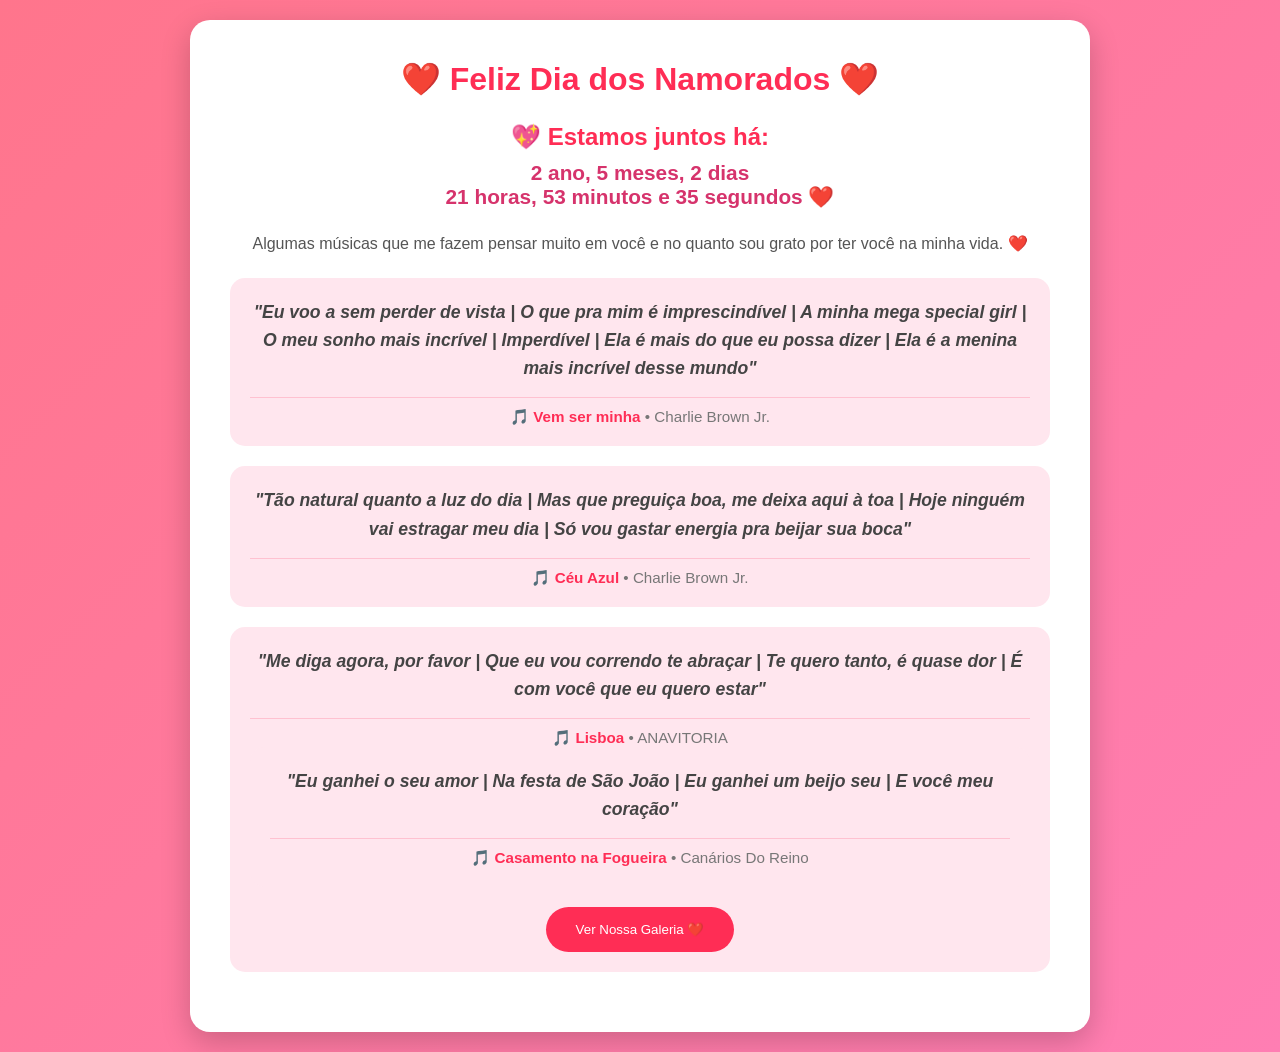
<file: index.html>
<!DOCTYPE html>
<html lang="pt-BR">
<head>
    <meta charset="UTF-8">
    <meta name="viewport" content="width=device-width, initial-scale=1.0">
    <title>Feliz Dia dos Namorados ❤️</title>
    <link rel="stylesheet" href="style.css">
</head>
<body>

    <div class="container">
        <h1>❤️ Feliz Dia dos Namorados ❤️</h1>

        <div class="contador">
    <h2>💖 Estamos juntos há:</h2>
    <p id="tempo"></p>
</div>

        <p class="texto">
            Algumas músicas que me fazem pensar muito em você e no quanto sou grato por ter você na minha vida. ❤️
        </p>

        <div class="card">
    <p class="trecho">
        "Eu voo a sem perder de vista |
O que pra mim é imprescindível |
A minha mega special girl |
O meu sonho mais incrível |
Imperdível |
Ela é mais do que eu possa dizer |
Ela é a menina mais incrível desse mundo"
    </p>

    <div class="musica-info">
        🎵 Vem ser minha
        <span>• Charlie Brown Jr.</span>
    </div>
</div>

<div class="card">
    <p class="trecho">
        "Tão natural quanto a luz do dia |
Mas que preguiça boa, me deixa aqui à toa |
Hoje ninguém vai estragar meu dia |
Só vou gastar energia pra beijar sua boca"
    </p>

    <div class="musica-info">
        🎵 Céu Azul
        <span>• Charlie Brown Jr.</span>
    </div>
</div>

<div class="card">
    <p class="trecho">
        "Me diga agora, por favor |
        Que eu vou correndo te abraçar |
        Te quero tanto, é quase dor |
        É com você que eu quero estar"   
    </p>

    <div class="musica-info">
        🎵 Lisboa
        <span>• ANAVITORIA </span>
    </div>

    <div class="card">
    <p class="trecho">
        "Eu ganhei o seu amor |
         Na festa de São João |
         Eu ganhei um beijo seu |
         E você meu coração"   
    </p>

    <div class="musica-info">
        🎵 Casamento na Fogueira
        <span>• Canários Do Reino </span>
    </div>
</div>

        <button onclick="irParaFotos()">
            Ver Nossa Galeria ❤️
        </button>
    </div>

    <script src="script.js"></script>

</body>
</html>
</file>
<file: style.css>
*{
    margin:0;
    padding:0;
    box-sizing:border-box;
    font-family:Arial, Helvetica, sans-serif;
}

body{
    min-height:100vh;
    background:linear-gradient(135deg,#ff758c,#ff7eb3);
    display:flex;
    justify-content:center;
    align-items:center;
    padding:20px;
}

.container,
.galeria-container{
    background:white;
    padding:40px;
    border-radius:20px;
    text-align:center;
    max-width:900px;
    width:100%;
    box-shadow:0 10px 30px rgba(0,0,0,.2);
}

h1{
    color:#ff2d55;
    margin-bottom:20px;
}

.texto{
    margin-bottom:25px;
    color:#555;
}

.cards{
    display:grid;
    grid-template-columns:repeat(auto-fit,minmax(250px,1fr));
    gap:15px;
    margin-bottom:30px;
}

.card{
    background:#ffe6ee;
    padding:20px;
    border-radius:15px;
    color:#d6336c;
    font-weight:bold;
}

button,
.voltar{
    background:#ff2d55;
    color:white;
    border:none;
    padding:15px 30px;
    border-radius:50px;
    cursor:pointer;
    text-decoration:none;
    transition:.3s;
}

button:hover,
.voltar:hover{
    background:#e60039;
}

.coracoes{
    font-size:2rem;
    margin:20px 0;
}

.galeria{
    display:flex;
    justify-content:center;
    gap:20px;
    flex-wrap:wrap;
    margin:30px 0;
}

.galeria img{
    width:250px;
    height:320px;
    object-fit:cover;
    border-radius:20px;
    border:5px solid #ffb3c6;
    transition:.3s;
}

.galeria img:hover{
    transform:scale(1.05);
}

.mensagem{
    color:#555;
    font-size:1.1rem;
    margin-bottom:20px;
}
.contador{
    margin: 25px 0;
}

.contador h2{
    color:#ff2d55;
    margin-bottom:10px;
}

#tempo{
    font-size:1.3rem;
    font-weight:bold;
    color:#d6336c;
}

.coracao{
    position:fixed;
    top:-20px;
    font-size:25px;
    pointer-events:none;
    animation:cair linear forwards;
    z-index:999;
}

@keyframes cair{
    from{
        transform:translateY(-20px);
        opacity:1;
    }

    to{
        transform:translateY(110vh);
        opacity:0;
    }
}
.card{
    background:#ffe6ee;
    padding:20px;
    border-radius:15px;
    margin-bottom:20px;
    transition:0.3s;
}

.card:hover{
    transform:translateY(-5px);
}

.trecho{
    font-size:1.1rem;
    color:#444;
    font-style:italic;
    line-height:1.6;
    margin-bottom:15px;
}

.musica-info{
    color:#ff2d55;
    font-weight:bold;
    font-size:0.95rem;
    border-top:1px solid rgba(255,45,85,0.2);
    padding-top:10px;
}

.musica-info span{
    color:#777;
    font-weight:normal;
}

.mensagem-topo{
    color:#666;
    font-size:1.1rem;
    margin-bottom:30px;
}

.galeria-coracao{
    display:flex;
    justify-content:center;
    flex-wrap:wrap;
    gap:50px;
    margin:40px 0;
}

.foto-card{
    width:250px;
    height:230px;

    clip-path: path(
        "M125 220
         C20 140 0 80 0 45
         C0 10 30 0 60 0
         C90 0 110 20 125 40
         C140 20 160 0 190 0
         C220 0 250 10 250 45
         C250 80 230 140 125 220"
    );

    overflow:hidden;

    box-shadow:
        0 0 25px rgba(255,0,80,.5),
        0 0 50px rgba(255,0,80,.3);

    transition:0.4s;
}

.foto-card:hover{
    transform:scale(1.08) rotate(3deg);
}

.foto-card img{
    width:100%;
    height:100%;
    object-fit:cover;
}

.emoji-linha{
    font-size:2rem;
    margin:20px 0;
    animation:pulsar 2s infinite;
}

@keyframes pulsar{
    50%{
        transform:scale(1.15);
    }
}
</file>
